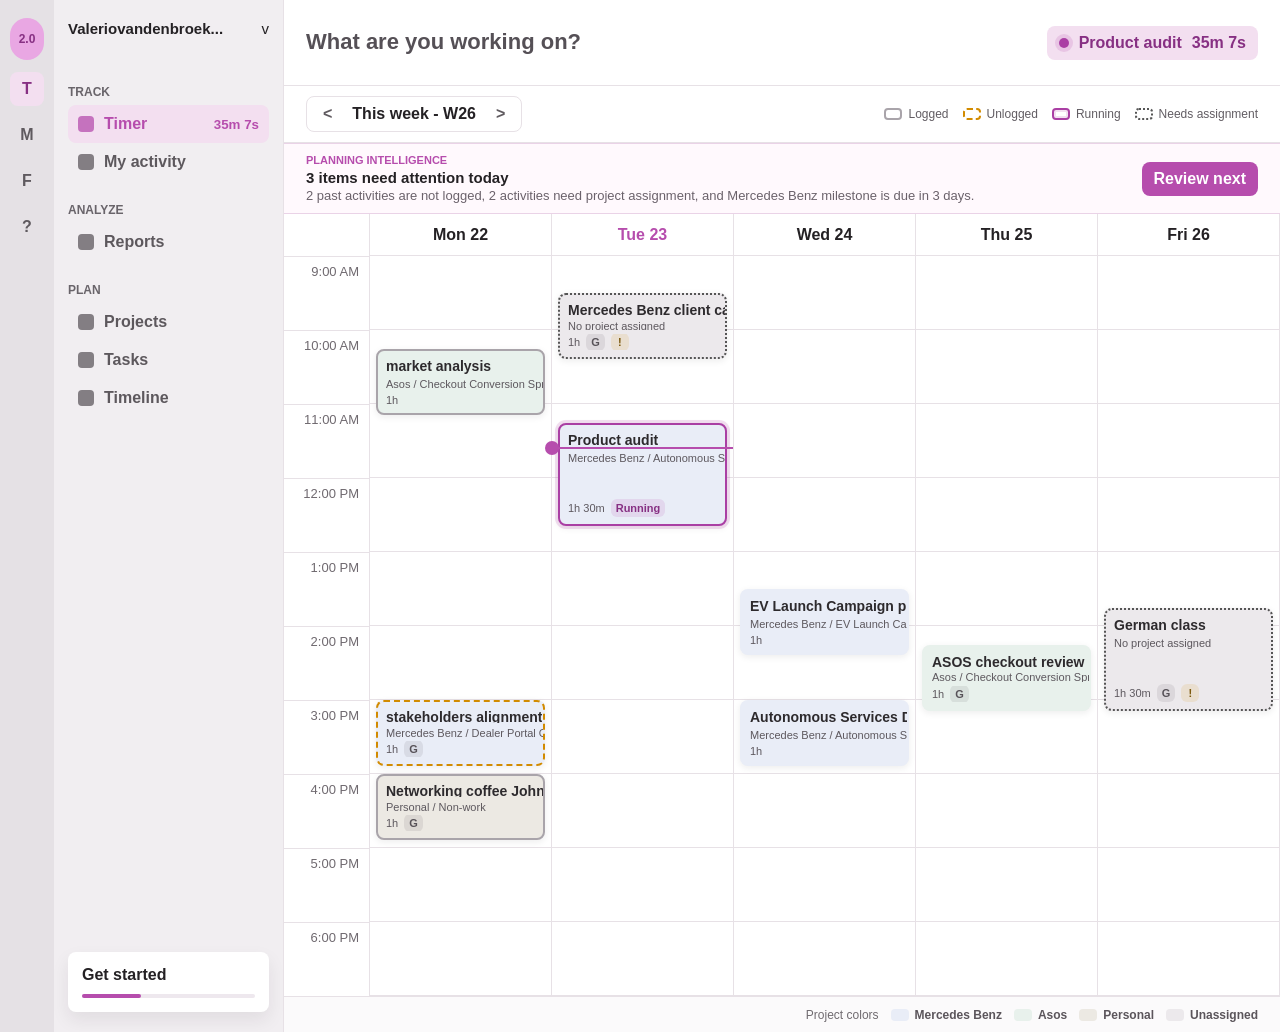
<file: index.html>
<!doctype html>
<html lang="en">
  <head>
    <meta charset="UTF-8" />
    <meta http-equiv="refresh" content="0; url=prototype/" />
    <meta name="viewport" content="width=device-width, initial-scale=1.0" />
    <title>Toggl Focus Prototype</title>
  </head>
  <body>
    <p><a href="prototype/">Open the Toggl Focus prototype</a></p>
  </body>
</html>
</file>
<file: prototype/styles.css>
:root {
  --purple: #b64dad;
  --purple-soft: #f3dff0;
  --purple-deep: #873083;
  --ink: #242124;
  --muted: #706b70;
  --line: #e7e1e6;
  --surface: #ffffff;
  --page: #f8f6f8;
  --sidebar: #f1eef1;
  --mercedes: #e9edf7;
  --mercedes-strong: #47617f;
  --asos: #e8f1ec;
  --asos-strong: #4b735e;
  --personal: #ece9e3;
  --personal-strong: #736858;
  --unassigned: #ece9ec;
  --warning: #d28b00;
  --logged-border: #a9a4aa;
  --running: #aa3fa4;
  font-family: -apple-system, BlinkMacSystemFont, "Segoe UI", Roboto, Arial, sans-serif;
}

* {
  box-sizing: border-box;
}

body {
  margin: 0;
  background: var(--page);
  color: var(--ink);
}

button,
select,
input {
  font: inherit;
}

button {
  cursor: pointer;
}

.app-shell {
  min-height: 100vh;
  display: grid;
  grid-template-columns: 54px 230px minmax(860px, 1fr);
  overflow: hidden;
}

.rail {
  background: #e5e1e5;
  padding: 18px 8px;
  display: flex;
  flex-direction: column;
  gap: 12px;
  align-items: center;
}

.brand-mark {
  width: 34px;
  height: 42px;
  border-radius: 17px;
  display: grid;
  place-items: center;
  color: var(--purple-deep);
  background: #e9a7e3;
  font-size: 12px;
  font-weight: 800;
}

.rail-icon {
  width: 34px;
  height: 34px;
  border: 0;
  border-radius: 8px;
  background: transparent;
  color: #5f5a5f;
  font-weight: 800;
}

.rail-icon.active {
  background: var(--purple-soft);
  color: var(--purple-deep);
}

.sidebar {
  background: var(--sidebar);
  padding: 20px 14px;
  display: flex;
  flex-direction: column;
  border-right: 1px solid var(--line);
}

.workspace {
  display: flex;
  justify-content: space-between;
  gap: 12px;
  align-items: center;
  margin-bottom: 26px;
  font-size: 15px;
}

.nav-label {
  margin: 22px 0 6px;
  color: #69646a;
  text-transform: uppercase;
  font-size: 12px;
  font-weight: 800;
  letter-spacing: 0;
}

.nav-item {
  display: flex;
  align-items: center;
  gap: 10px;
  min-height: 38px;
  padding: 7px 10px;
  border-radius: 8px;
  color: #5d585d;
  text-decoration: none;
  font-weight: 650;
}

.nav-item span {
  width: 16px;
  height: 16px;
  border-radius: 4px;
  background: currentColor;
  opacity: 0.75;
}

.nav-item small {
  margin-left: auto;
}

.nav-item.active {
  color: var(--purple);
  background: var(--purple-soft);
}

.trial-card {
  margin-top: auto;
  background: var(--surface);
  border-radius: 8px;
  padding: 14px;
  box-shadow: 0 8px 18px rgba(38, 31, 38, 0.08);
}

.trial-progress {
  margin-top: 10px;
  height: 4px;
  background: #eee8ee;
  border-radius: 999px;
}

.trial-progress span {
  display: block;
  height: 100%;
  width: 34%;
  background: var(--purple);
  border-radius: inherit;
}

.main {
  background: var(--surface);
  display: flex;
  flex-direction: column;
  min-width: 0;
}

.topbar {
  min-height: 86px;
  padding: 20px 22px;
  display: flex;
  align-items: center;
  justify-content: space-between;
  gap: 24px;
  border-bottom: 1px solid var(--line);
}

h1,
h2,
p {
  margin: 0;
}

.topbar h1 {
  font-size: 22px;
  line-height: 1.1;
  color: #555056;
}

.topbar p {
  margin-top: 6px;
  color: var(--muted);
}

.timer-pill {
  display: flex;
  align-items: center;
  gap: 10px;
  color: var(--purple-deep);
  background: var(--purple-soft);
  padding: 8px 12px;
  border-radius: 8px;
  white-space: nowrap;
  font-weight: 700;
}

.timer-dot {
  width: 10px;
  height: 10px;
  background: var(--running);
  border-radius: 50%;
  box-shadow: 0 0 0 4px rgba(182, 77, 173, 0.18);
}

.intelligence {
  margin: 0;
  padding: 10px 22px;
  border: 1px solid #ead3e7;
  border-left: 0;
  border-right: 0;
  border-radius: 0;
  display: flex;
  align-items: center;
  justify-content: space-between;
  gap: 20px;
  background: #fff9fd;
}

.eyebrow {
  color: var(--purple);
  text-transform: uppercase;
  font-size: 11px;
  font-weight: 850;
  letter-spacing: 0;
}

.intelligence h2 {
  font-size: 15px;
  margin-top: 3px;
}

.intelligence p:last-child {
  color: #6b626b;
  margin-top: 2px;
  font-size: 13px;
}

.intelligence button,
.primary-button {
  border: 0;
  background: var(--purple);
  color: white;
  padding: 8px 12px;
  border-radius: 8px;
  font-weight: 800;
  white-space: nowrap;
}

.toolbar {
  padding: 10px 22px;
  display: flex;
  align-items: center;
  justify-content: space-between;
  gap: 16px;
  border-bottom: 1px solid var(--line);
}

.week-control {
  display: flex;
  align-items: center;
  gap: 14px;
  border: 1px solid var(--line);
  border-radius: 8px;
  padding: 7px 10px;
}

.week-control button {
  border: 0;
  background: transparent;
  font-weight: 900;
  color: #605b60;
}

.status-legend {
  display: flex;
  align-items: center;
  justify-content: flex-end;
  flex-wrap: wrap;
  gap: 10px 14px;
  font-size: 12px;
  color: #625d63;
}

.status-legend span {
  display: inline-flex;
  align-items: center;
  gap: 6px;
}

.legend-fill,
.legend-line {
  display: inline-block;
  width: 18px;
  height: 12px;
  border-radius: 4px;
}

.legend-fill.mercedes {
  background: var(--mercedes);
}

.legend-fill.asos {
  background: var(--asos);
}

.legend-fill.personal {
  background: var(--personal);
}

.legend-line.logged {
  border: 2px solid var(--logged-border);
}

.legend-line.unlogged {
  border: 2px dashed var(--warning);
}

.legend-line.running {
  border: 2px solid var(--running);
  box-shadow: inset 0 0 0 2px rgba(182, 77, 173, 0.18);
}

.legend-line.assignment {
  border: 2px dotted #555;
}

.calendar {
  flex: 1;
  min-height: 0;
  display: grid;
  grid-template-columns: 86px 1fr;
  overflow: auto;
}

.time-column {
  display: grid;
  grid-template-rows: 42px repeat(10, 74px);
  color: #6f696f;
  border-right: 1px solid var(--line);
}

.time-column span {
  border-top: 1px solid var(--line);
  padding: 7px 10px;
  text-align: right;
  font-size: 13px;
}

.days {
  display: grid;
  grid-template-columns: repeat(5, minmax(150px, 1fr));
  min-width: 860px;
}

.day {
  position: relative;
  display: grid;
  grid-template-rows: 42px repeat(10, 74px);
  border-right: 1px solid var(--line);
}

.day-header {
  display: flex;
  align-items: center;
  justify-content: center;
  gap: 8px;
  font-weight: 850;
  border-bottom: 1px solid var(--line);
  background: #fff;
  z-index: 1;
}

.day-header.today {
  color: var(--purple);
}

.grid-line {
  border-bottom: 1px solid var(--line);
}

.event {
  position: absolute;
  left: 6px;
  right: 6px;
  min-height: 46px;
  border-radius: 8px;
  padding: 7px 8px;
  overflow: hidden;
  color: #2d2a2d;
  border: 2px solid transparent;
  box-shadow: 0 2px 7px rgba(26, 21, 26, 0.08);
  text-align: left;
  display: flex;
  flex-direction: column;
  gap: 4px;
}

.event:hover,
.event.selected {
  outline: 3px solid rgba(182, 77, 173, 0.2);
}

.event.mercedes {
  background: var(--mercedes);
}

.event.asos {
  background: var(--asos);
}

.event.personal {
  background: var(--personal);
}

.event.unassigned {
  background: #ece9ec;
}

.event.logged {
  border-color: var(--logged-border);
}

.event.unlogged {
  border-color: var(--warning);
  border-style: dashed;
}

.event.running {
  border-color: var(--running);
  box-shadow: 0 0 0 3px rgba(182, 77, 173, 0.18), 0 2px 7px rgba(26, 21, 26, 0.08);
}

.event.needs-assignment {
  border-color: #555;
  border-style: dotted;
}

.event-title {
  font-weight: 850;
  font-size: 14px;
  white-space: nowrap;
  overflow: hidden;
  text-overflow: ellipsis;
}

.event-meta,
.event-footer {
  color: #5d585e;
  font-size: 11px;
  white-space: nowrap;
  overflow: hidden;
  text-overflow: ellipsis;
}

.event-footer {
  margin-top: auto;
  display: flex;
  gap: 6px;
  align-items: center;
}

.badge {
  display: inline-flex;
  justify-content: center;
  align-items: center;
  min-height: 18px;
  min-width: 18px;
  padding: 1px 5px;
  border-radius: 6px;
  background: rgba(255, 255, 255, 0.7);
  font-size: 11px;
  font-weight: 800;
}

.source-badge {
  background: rgba(70, 66, 72, 0.1);
  color: #575258;
}

.attention-badge {
  background: rgba(210, 139, 0, 0.12);
  color: #7c590e;
  font-weight: 900;
}

.running-badge {
  background: rgba(182, 77, 173, 0.14);
  color: var(--purple-deep);
}

.detail-panel {
  background: var(--surface);
  border-left: 1px solid var(--line);
  padding: 0;
  overflow: auto;
  position: fixed;
  right: 0;
  top: 0;
  bottom: 0;
  width: min(420px, 92vw);
  transform: translateX(100%);
  transition: transform 160ms ease;
  z-index: 20;
  box-shadow: -12px 0 30px rgba(28, 22, 28, 0.16);
  display: none;
}

.detail-panel.open {
  display: block;
  transform: translateX(0);
}

.panel-content {
  min-height: 100vh;
  display: flex;
  flex-direction: column;
}

.panel-header {
  padding: 20px 22px;
  border-bottom: 1px solid var(--line);
  display: flex;
  align-items: center;
  gap: 14px;
}

.project-dot {
  width: 28px;
  height: 28px;
  border-radius: 8px;
  flex: 0 0 auto;
}

.panel-header h2 {
  font-size: 18px;
}

.close-panel {
  margin-left: auto;
  border: 0;
  background: transparent;
  color: #4d484d;
  font-size: 24px;
}

.panel-body {
  padding: 22px;
  display: flex;
  flex-direction: column;
  gap: 18px;
}

.status-card {
  border: 1px solid var(--line);
  border-radius: 8px;
  padding: 14px;
  background: #fbfafb;
}

.status-card strong {
  display: block;
  margin-bottom: 4px;
}

.status-card p {
  color: var(--muted);
  line-height: 1.45;
}

.status-card.positive {
  border-color: var(--line);
  background: #fbfafb;
}

.status-card.warning {
  border-color: rgba(210, 139, 0, 0.35);
  background: #fff9eb;
}

.field-list {
  display: grid;
  gap: 12px;
}

.field-row {
  display: grid;
  grid-template-columns: 105px 1fr;
  gap: 12px;
  align-items: center;
}

.field-row label {
  color: var(--muted);
  font-weight: 750;
}

.field-row select,
.field-row input {
  min-height: 40px;
  width: 100%;
  border: 1px solid var(--line);
  border-radius: 8px;
  padding: 8px 10px;
  background: white;
}

.suggestion {
  border: 1px solid #ead3e7;
  background: #fff9fd;
  border-radius: 8px;
  padding: 12px;
}

.suggestion p {
  margin-top: 4px;
  color: var(--muted);
}

.button-row {
  display: flex;
  gap: 10px;
  flex-wrap: wrap;
}

.secondary-button {
  border: 1px solid var(--line);
  background: white;
  color: var(--ink);
  padding: 10px 14px;
  border-radius: 8px;
  font-weight: 800;
}

.related-list {
  display: grid;
  gap: 8px;
}

.related-item {
  border: 1px solid var(--line);
  border-radius: 8px;
  padding: 10px;
  background: #fbfafb;
  display: flex;
  justify-content: space-between;
  gap: 12px;
}

.related-item button {
  border: 0;
  background: transparent;
  color: var(--purple);
  font-weight: 850;
}

.review-nav {
  margin-top: auto;
  padding-top: 16px;
  border-top: 1px solid var(--line);
  display: grid;
  grid-template-columns: 1fr auto 1fr;
  gap: 10px;
  align-items: center;
}

.review-nav span {
  color: var(--muted);
  font-size: 12px;
  font-weight: 750;
  white-space: nowrap;
}

.review-nav button:last-child {
  justify-self: end;
}

.review-nav button:disabled {
  opacity: 0.45;
  cursor: not-allowed;
}

.project-key {
  min-height: 36px;
  padding: 8px 22px;
  border-top: 1px solid var(--line);
  display: flex;
  align-items: center;
  justify-content: flex-end;
  flex-wrap: wrap;
  gap: 12px;
  font-size: 12px;
  color: var(--muted);
  background: #fbfafb;
}

.project-key strong {
  display: inline-flex;
  align-items: center;
  gap: 6px;
  color: #5b555b;
}

.legend-fill.unassigned {
  background: var(--unassigned);
}

.now-line {
  position: absolute;
  left: 0;
  right: 0;
  height: 2px;
  background: var(--purple);
  z-index: 9;
  pointer-events: none;
}

.now-line::before {
  content: "";
  position: absolute;
  left: -7px;
  top: -6px;
  width: 14px;
  height: 14px;
  border-radius: 50%;
  background: var(--purple);
}

@media (max-width: 1180px) {
  .app-shell {
    grid-template-columns: 54px 210px minmax(680px, 1fr);
  }
}
</file>
